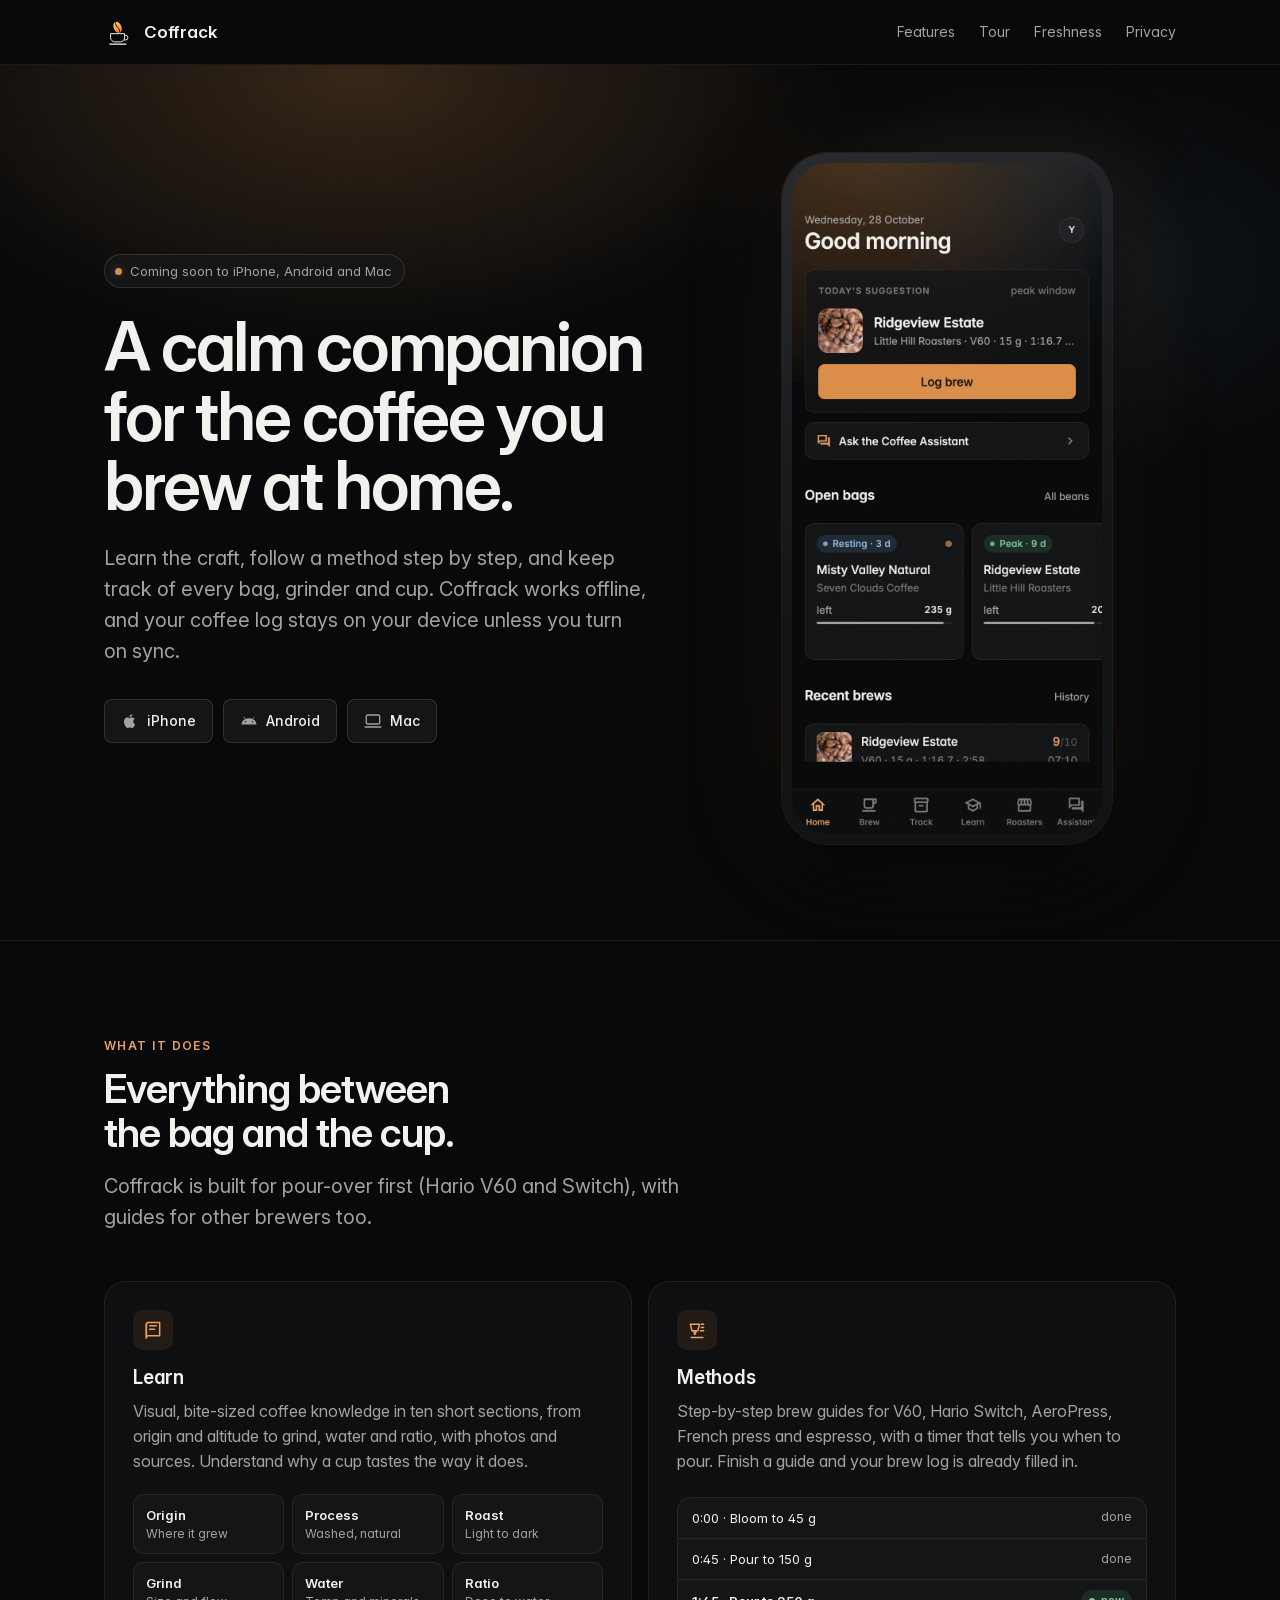
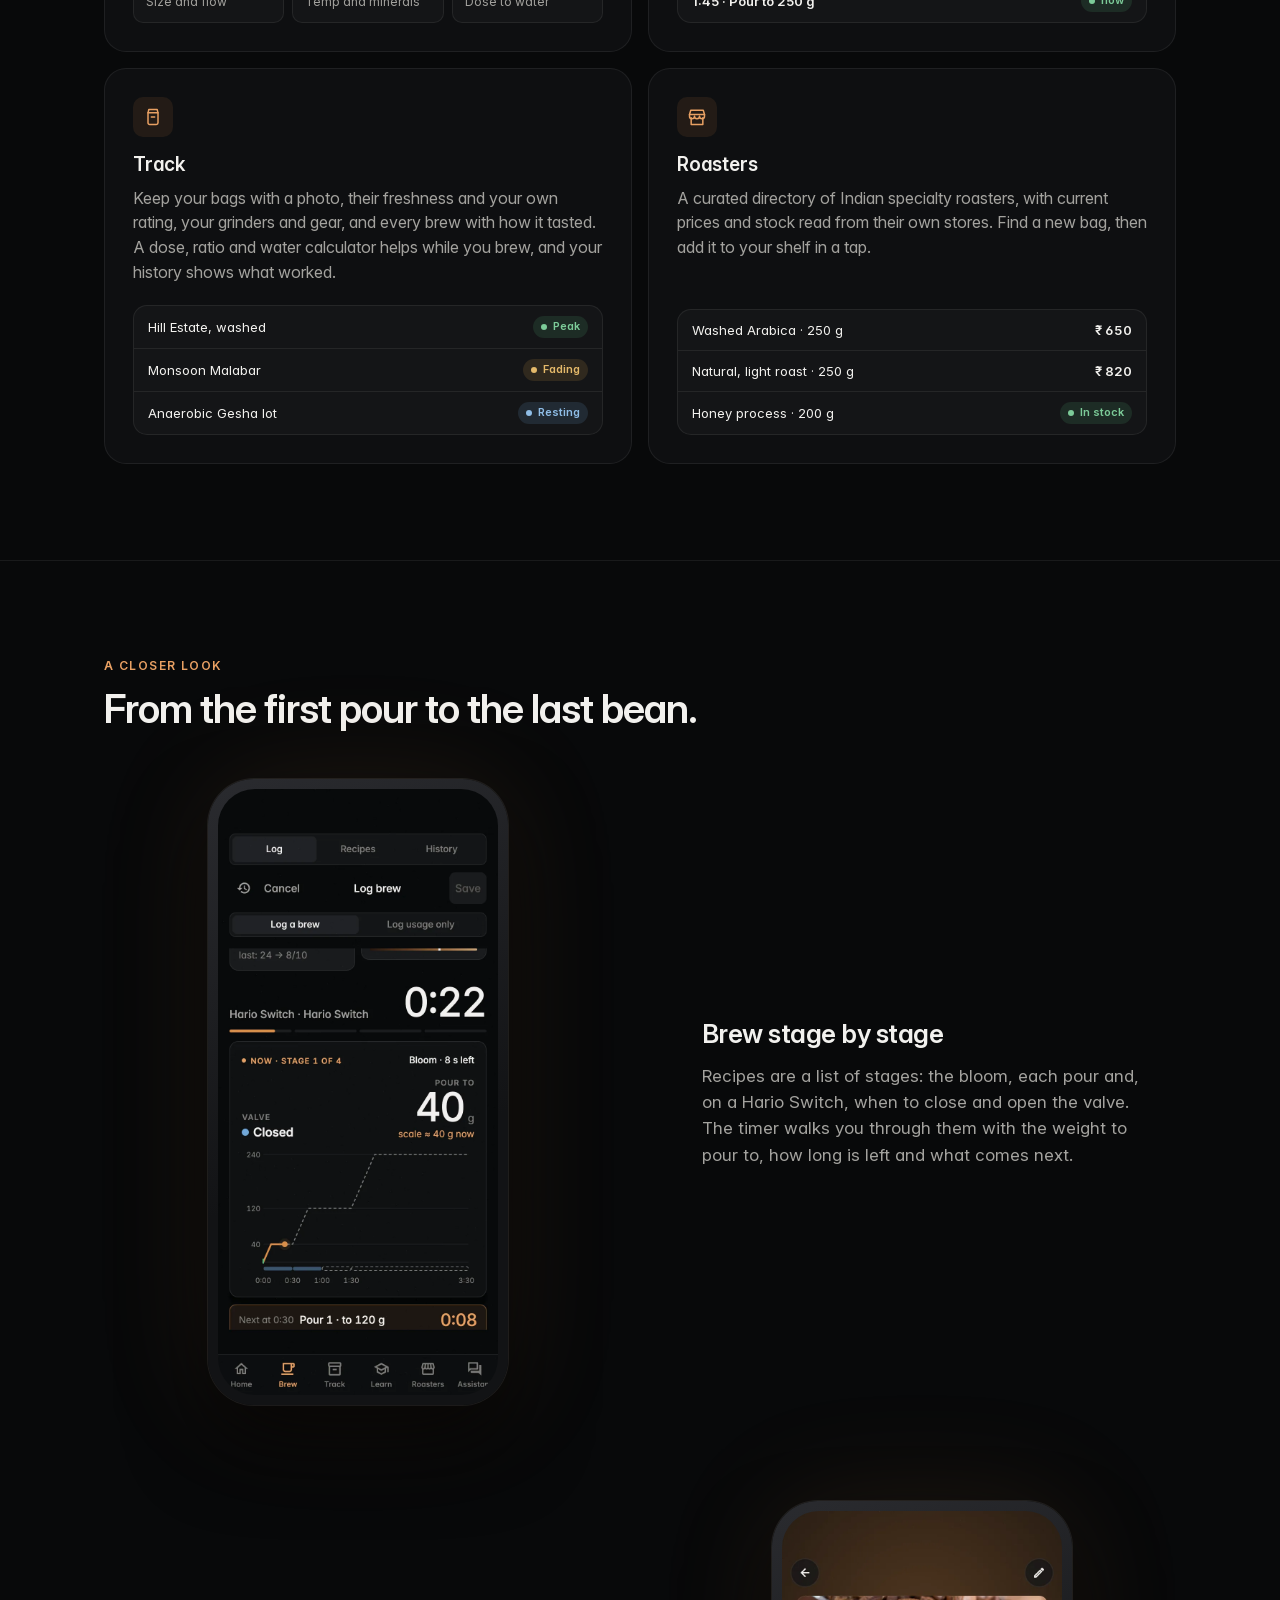
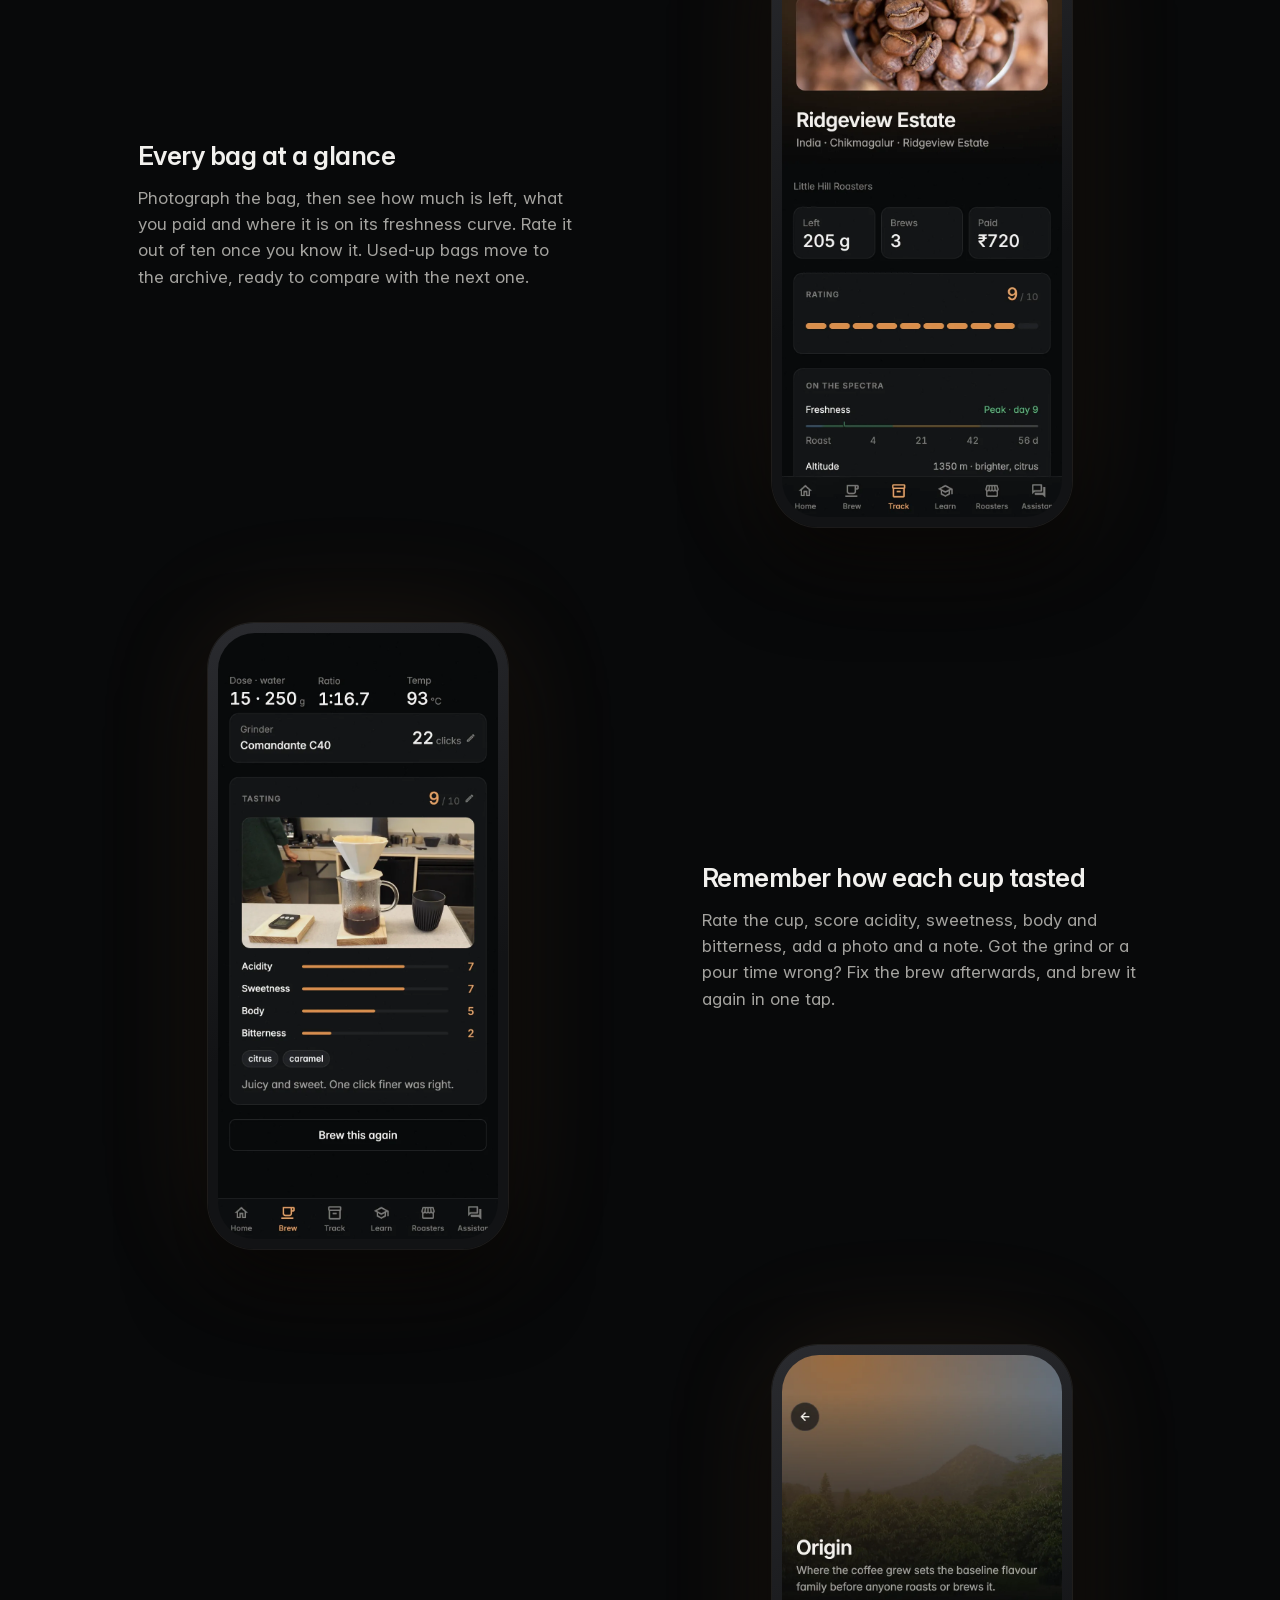
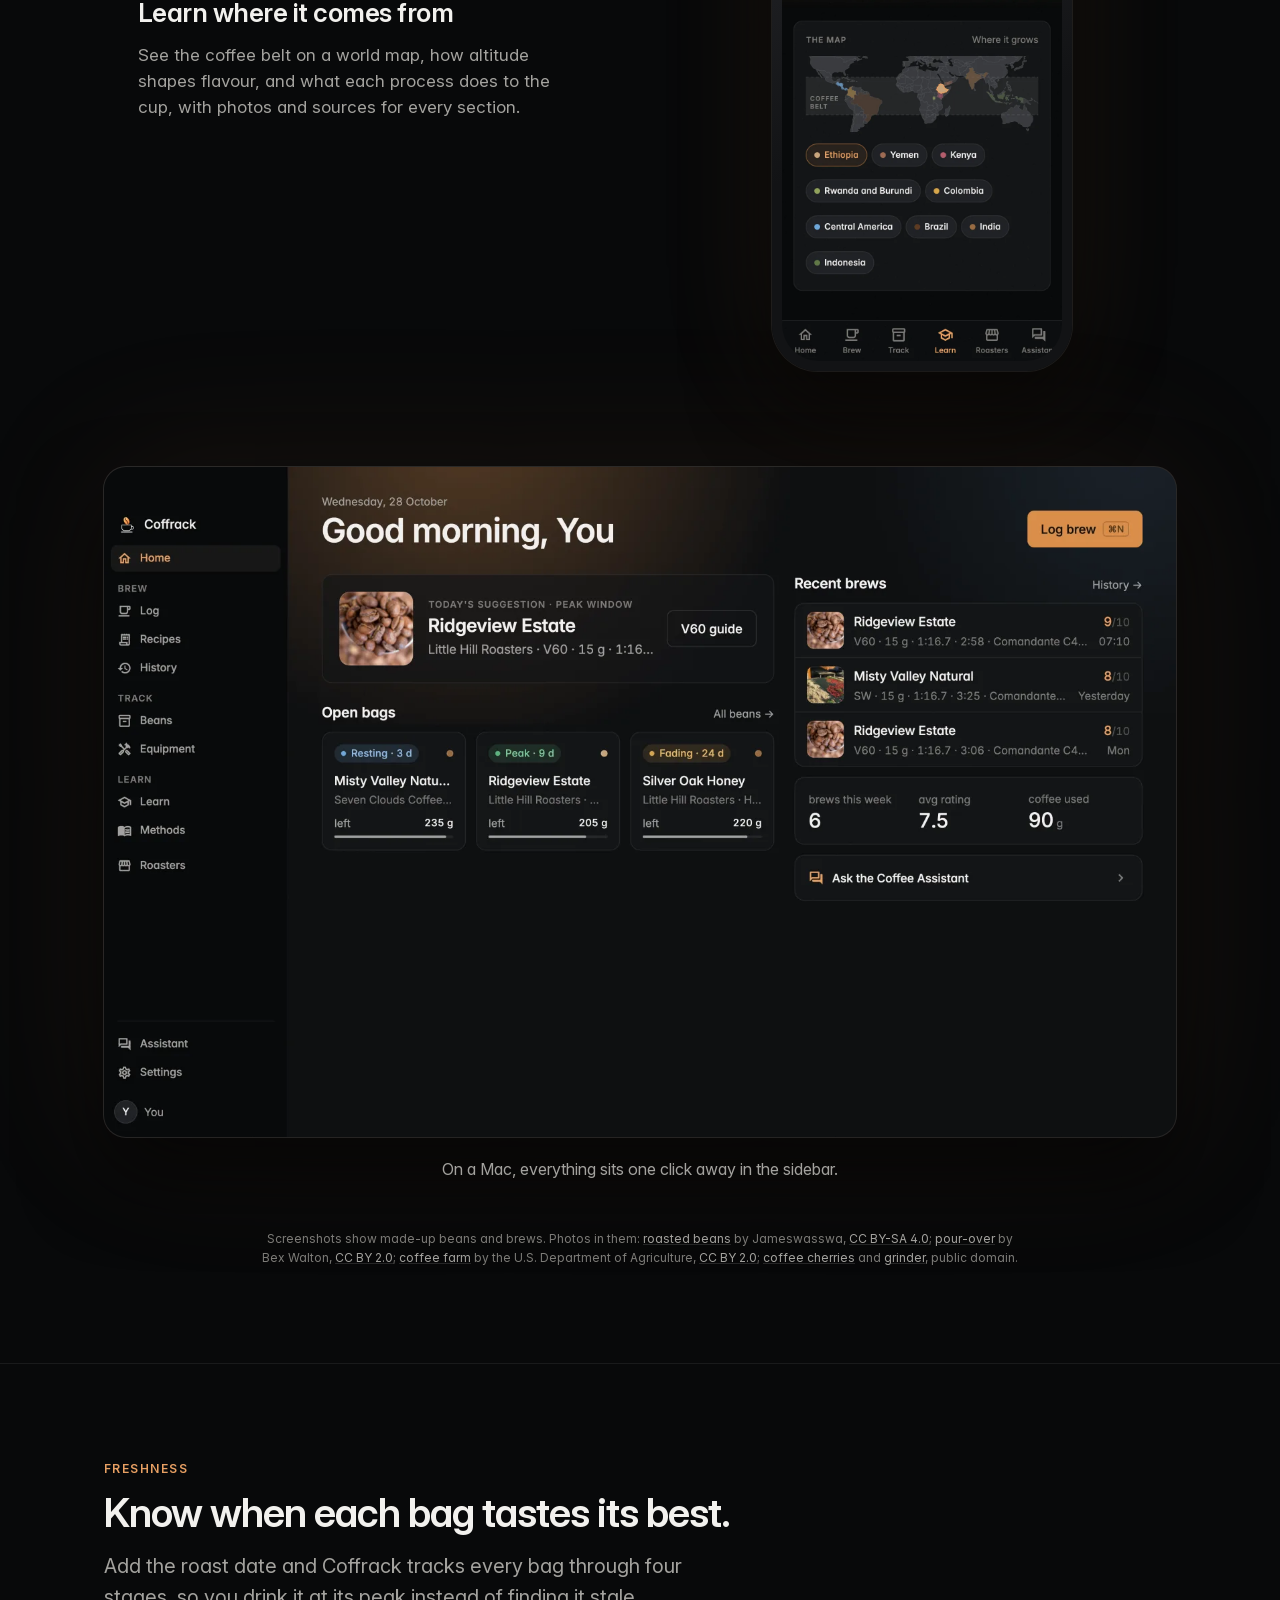
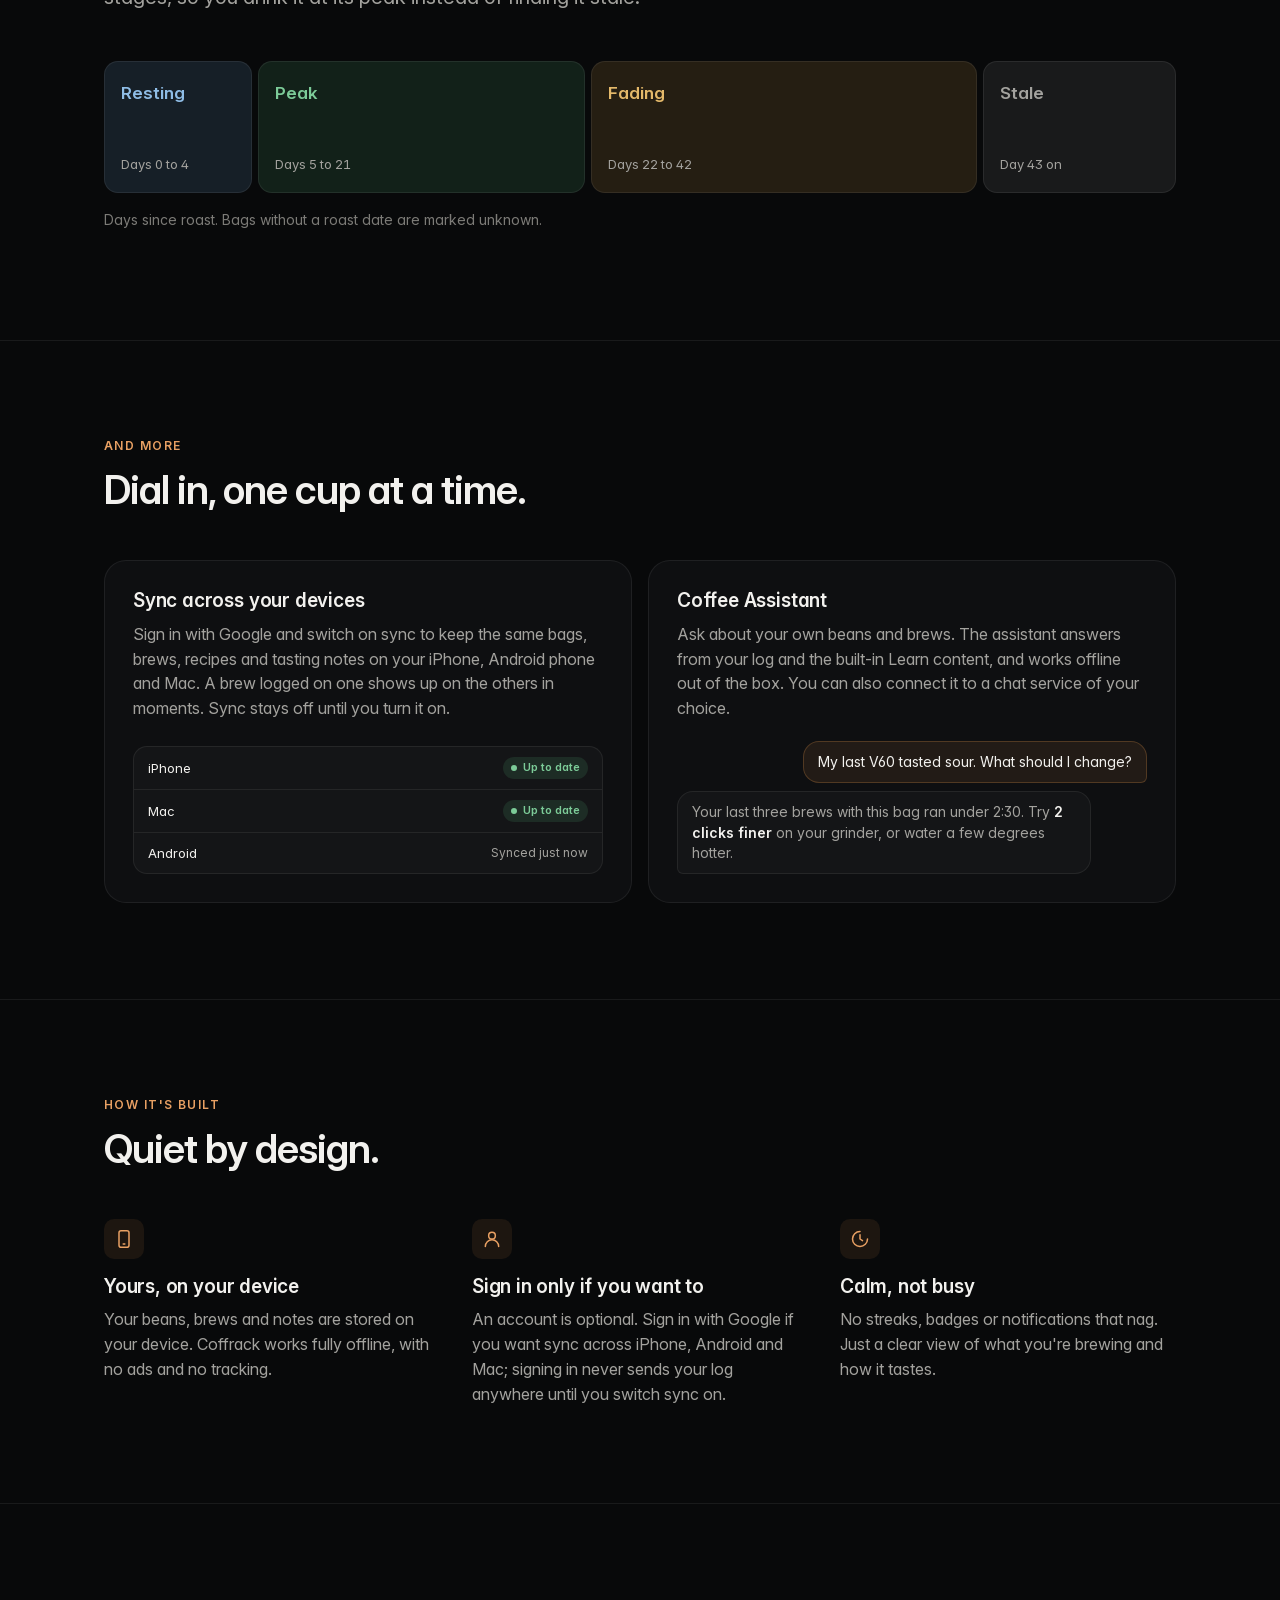
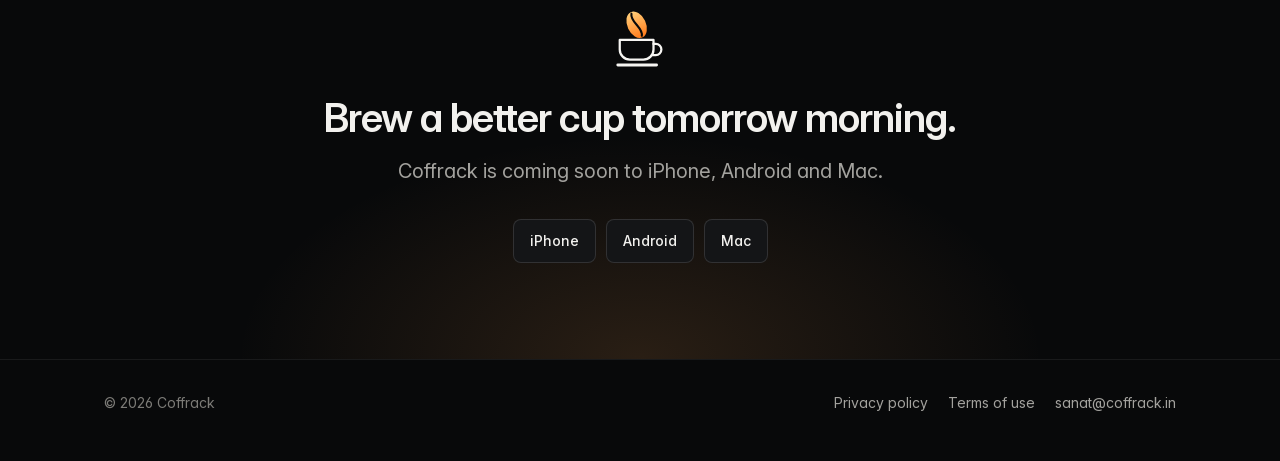
<file: index.html>
<!doctype html>
<html lang="en">
<head>
  <meta charset="utf-8">
  <meta name="viewport" content="width=device-width, initial-scale=1">
  <title>Coffrack · A calm companion for coffee at home</title>
  <meta name="description" content="Coffrack helps you brew better coffee at home. Learn the craft, follow step-by-step methods, track every bag, grinder and cup, and find Indian specialty roasters.">
  <meta name="theme-color" content="#08090A">
  <meta property="og:title" content="Coffrack">
  <meta property="og:description" content="A calm, design-led coffee companion for people who brew at home.">
  <meta property="og:type" content="website">
  <meta property="og:url" content="https://coffrack.in/">
  <meta property="og:image" content="https://coffrack.in/assets/logo/coffrack-logo-dark-solid-512.png">
  <link rel="icon" href="assets/logo/coffrack-logo-dark.svg" type="image/svg+xml">
  <link rel="apple-touch-icon" href="assets/logo/coffrack-logo-dark-solid-256.png">
  <link rel="preload" href="assets/fonts/InterVariable.ttf" as="font" type="font/ttf" crossorigin>
  <link rel="canonical" href="https://coffrack.in/">
  <link rel="stylesheet" href="styles.css?v=2">
</head>
<body>
  <a class="skip" href="#main">Skip to content</a>

  <header class="site-header">
    <div class="wrap">
      <a class="brand" href="index.html" aria-label="Coffrack home">
        <img src="assets/logo/coffrack-logo-dark.svg" alt="" width="30" height="30">
        Coffrack
      </a>
      <nav class="nav" aria-label="Main">
        <a href="#features">Features</a>
        <a class="hide-sm" href="#tour">Tour</a>
        <a class="hide-sm" href="#freshness">Freshness</a>
        <a href="privacy/index.html">Privacy</a>
      </nav>
    </div>
  </header>

  <main id="main">
    <!-- Hero -->
    <div class="hero">
      <div class="wrap">
        <div>
          <div class="pill"><span class="dot"></span>Coming soon to iPhone, Android and Mac</div>
          <h1>A calm companion for the coffee you brew at home.</h1>
          <p class="lede">
            Learn the craft, follow a method step by step, and keep track of
            every bag, grinder and cup. Coffrack works offline, and your
            coffee log stays on your device unless you turn on sync.
          </p>
          <div class="platforms" aria-label="Platforms">
            <span class="platform">
              <svg viewBox="0 0 24 24" fill="currentColor" aria-hidden="true"><path d="M16.4 12.6c0-2.3 1.9-3.4 2-3.5-1.1-1.6-2.8-1.8-3.4-1.8-1.4-.1-2.8.9-3.5.9-.7 0-1.8-.8-3-.8-1.5 0-3 .9-3.8 2.3-1.6 2.8-.4 7 1.2 9.3.8 1.1 1.7 2.4 2.9 2.3 1.2 0 1.6-.7 3-.7s1.8.7 3 .7c1.3 0 2.1-1.1 2.8-2.3.9-1.3 1.3-2.6 1.3-2.6s-2.5-1-2.5-3.8zM14.1 5.8c.6-.8 1.1-1.8 1-2.8-.9 0-2 .6-2.7 1.4-.6.7-1.1 1.7-1 2.7 1 .1 2-.5 2.7-1.3z"/></svg>
              iPhone
            </span>
            <span class="platform">
              <svg viewBox="0 0 24 24" fill="currentColor" aria-hidden="true"><path d="M17.5 9.6l1.6-2.8a.4.4 0 0 0-.7-.4l-1.6 2.8A9.7 9.7 0 0 0 12 8.3c-1.7 0-3.3.3-4.8.9L5.6 6.4a.4.4 0 0 0-.7.4l1.6 2.8A8.6 8.6 0 0 0 2 16.5h20a8.6 8.6 0 0 0-4.5-6.9zM7.3 14a1 1 0 1 1 0-2 1 1 0 0 1 0 2zm9.4 0a1 1 0 1 1 0-2 1 1 0 0 1 0 2z"/></svg>
              Android
            </span>
            <span class="platform">
              <svg viewBox="0 0 24 24" fill="none" stroke="currentColor" stroke-width="1.8" stroke-linecap="round" stroke-linejoin="round" aria-hidden="true"><rect x="3" y="4" width="18" height="12" rx="2"/><path d="M1.5 20h21"/></svg>
              Mac
            </span>
          </div>
        </div>

        <figure class="device hero-device">
          <img src="assets/screens/home.webp" width="780" height="1688" alt="The Coffrack home screen: today's suggested bag, open bags with their freshness, and recent brews.">
        </figure>
      </div>
    </div>

    <!-- The four pillars -->
    <section id="features">
      <div class="wrap">
        <div class="section-head">
          <p class="overline">What it does</p>
          <h2>Everything between the bag and the cup.</h2>
          <p class="lede">
            Coffrack is built for pour-over first (Hario V60 and Switch),
            with guides for other brewers too.
          </p>
        </div>

        <div class="pillars">
          <article class="pillar">
            <div>
              <div class="icon"><svg viewBox="0 0 24 24" fill="none" stroke="currentColor" stroke-width="1.8" stroke-linecap="round" stroke-linejoin="round" aria-hidden="true"><path d="M4 5.5A2.5 2.5 0 0 1 6.5 3H20v16H6.5A2.5 2.5 0 0 0 4 21.5z"/><path d="M4 5.5v16M8 7h8M8 11h6"/></svg></div>
              <h3 style="margin-top:16px">Learn</h3>
              <p>Visual, bite-sized coffee knowledge in ten short sections, from origin and altitude to grind, water and ratio, with photos and sources. Understand why a cup tastes the way it does.</p>
            </div>
            <div class="demo tiles" aria-hidden="true">
              <div class="tile"><b>Origin</b>Where it grew</div>
              <div class="tile"><b>Process</b>Washed, natural</div>
              <div class="tile"><b>Roast</b>Light to dark</div>
              <div class="tile"><b>Grind</b>Size and flow</div>
              <div class="tile"><b>Water</b>Temp and minerals</div>
              <div class="tile"><b>Ratio</b>Dose to water</div>
            </div>
          </article>

          <article class="pillar">
            <div>
              <div class="icon"><svg viewBox="0 0 24 24" fill="none" stroke="currentColor" stroke-width="1.8" stroke-linecap="round" stroke-linejoin="round" aria-hidden="true"><path d="M4 5h11l-2 8H6z"/><path d="M8 13l1 4h1l1-4"/><path d="M17 5h3M17 9h3M16 13h4M5 21h14"/></svg></div>
              <h3 style="margin-top:16px">Methods</h3>
              <p>Step-by-step brew guides for V60, Hario Switch, AeroPress, French press and espresso, with a timer that tells you when to pour. Finish a guide and your brew log is already filled in.</p>
            </div>
            <div class="demo list" aria-hidden="true">
              <div class="row"><span>0:00 · Bloom to 45 g</span><span class="small">done</span></div>
              <div class="row"><span>0:45 · Pour to 150 g</span><span class="small">done</span></div>
              <div class="row"><span class="strong">1:45 · Pour to 250 g</span><span class="chip peak">now</span></div>
            </div>
          </article>

          <article class="pillar">
            <div>
              <div class="icon"><svg viewBox="0 0 24 24" fill="none" stroke="currentColor" stroke-width="1.8" stroke-linecap="round" stroke-linejoin="round" aria-hidden="true"><path d="M7 3h10l1 4v12a2 2 0 0 1-2 2H8a2 2 0 0 1-2-2V7z"/><path d="M6 7h12M10 12h4"/></svg></div>
              <h3 style="margin-top:16px">Track</h3>
              <p>Keep your bags with a photo, their freshness and your own rating, your grinders and gear, and every brew with how it tasted. A dose, ratio and water calculator helps while you brew, and your history shows what worked.</p>
            </div>
            <div class="demo list" aria-hidden="true">
              <div class="row"><span>Hill Estate, washed</span><span class="chip peak">Peak</span></div>
              <div class="row"><span>Monsoon Malabar</span><span class="chip fading">Fading</span></div>
              <div class="row"><span>Anaerobic Gesha lot</span><span class="chip resting">Resting</span></div>
            </div>
          </article>

          <article class="pillar">
            <div>
              <div class="icon"><svg viewBox="0 0 24 24" fill="none" stroke="currentColor" stroke-width="1.8" stroke-linecap="round" stroke-linejoin="round" aria-hidden="true"><path d="M3 9l1.5-5h15L21 9"/><path d="M3 9h18v2a3 3 0 0 1-6 0 3 3 0 0 1-6 0 3 3 0 0 1-6 0z"/><path d="M5 13v8h14v-8"/></svg></div>
              <h3 style="margin-top:16px">Roasters</h3>
              <p>A curated directory of Indian specialty roasters, with current prices and stock read from their own stores. Find a new bag, then add it to your shelf in a tap.</p>
            </div>
            <div class="demo list" aria-hidden="true">
              <div class="row"><span>Washed Arabica · 250 g</span><span class="price">₹ 650</span></div>
              <div class="row"><span>Natural, light roast · 250 g</span><span class="price">₹ 820</span></div>
              <div class="row"><span>Honey process · 200 g</span><span class="chip stock">In stock</span></div>
            </div>
          </article>
        </div>
      </div>
    </section>

    <!-- A tour of the app -->
    <section id="tour">
      <div class="wrap">
        <div class="section-head">
          <p class="overline">A closer look</p>
          <h2>From the first pour to the last bean.</h2>
        </div>

        <div class="showcase">
          <div class="showcase-text">
            <h3>Brew stage by stage</h3>
            <p>Recipes are a list of stages: the bloom, each pour and, on a Hario Switch, when to close and open the valve. The timer walks you through them with the weight to pour to, how long is left and what comes next.</p>
          </div>
          <figure class="device">
            <img src="assets/screens/brewing.webp" width="780" height="1688" loading="lazy" alt="A Hario Switch brew in progress: stage 1 of 4, bloom to 40 g with the valve closed, and the next pour at 0:30.">
          </figure>
        </div>

        <div class="showcase">
          <div class="showcase-text">
            <h3>Every bag at a glance</h3>
            <p>Photograph the bag, then see how much is left, what you paid and where it is on its freshness curve. Rate it out of ten once you know it. Used-up bags move to the archive, ready to compare with the next one.</p>
          </div>
          <figure class="device">
            <img src="assets/screens/bag.webp" width="780" height="1688" loading="lazy" alt="A bag's page with its photo, 205 g left, 3 brews, the price paid, a rating of 9 out of 10 and its freshness at day 9.">
          </figure>
        </div>

        <div class="showcase">
          <div class="showcase-text">
            <h3>Remember how each cup tasted</h3>
            <p>Rate the cup, score acidity, sweetness, body and bitterness, add a photo and a note. Got the grind or a pour time wrong? Fix the brew afterwards, and brew it again in one tap.</p>
          </div>
          <figure class="device">
            <img src="assets/screens/brew_tasting.webp" width="780" height="1688" loading="lazy" alt="A logged brew with its grinder setting, a 9 out of 10 tasting, a photo of the cup, flavour scores and the note 'Juicy and sweet'.">
          </figure>
        </div>

        <div class="showcase">
          <div class="showcase-text">
            <h3>Learn where it comes from</h3>
            <p>See the coffee belt on a world map, how altitude shapes flavour, and what each process does to the cup, with photos and sources for every section.</p>
          </div>
          <figure class="device">
            <img src="assets/screens/learn_origin.webp" width="780" height="1688" loading="lazy" alt="The Origin section of Learn, with a world map of the coffee belt and the main growing regions.">
          </figure>
        </div>

        <figure class="window">
          <img src="assets/screens/mac_home.webp" width="1600" height="1000" loading="lazy" alt="Coffrack on a Mac: a sidebar with Brew, Track and Learn, today's suggestion, open bags and recent brews.">
          <figcaption>On a Mac, everything sits one click away in the sidebar.</figcaption>
        </figure>

        <p class="credits">
          Screenshots show made-up beans and brews. Photos in them:
          <a href="https://commons.wikimedia.org/wiki/File:Macro_close_up_look_of_roasted_coffee_beans.jpg">roasted beans</a> by Jameswasswa,
          <a href="https://creativecommons.org/licenses/by-sa/4.0">CC BY-SA 4.0</a>;
          <a href="https://commons.wikimedia.org/wiki/File:Pourover_using_a_cupping_brewer_at_NOLA,_Peckham,_London_(50661427221).jpg">pour-over</a> by Bex Walton,
          <a href="https://creativecommons.org/licenses/by/2.0">CC BY 2.0</a>;
          <a href="https://commons.wikimedia.org/wiki/File:Coffee_farm_-_Flickr_-_USDAgov.jpg">coffee farm</a> by the U.S. Department of Agriculture,
          <a href="https://creativecommons.org/licenses/by/2.0">CC BY 2.0</a>;
          <a href="https://commons.wikimedia.org/wiki/File:Coffee-cherries-green-coffee-tarrazu-costa-rica.jpg">coffee cherries</a> and
          <a href="https://commons.wikimedia.org/wiki/File:Coffee_grinder_with_coffee.jpg">grinder</a>, public domain.
        </p>
      </div>
    </section>

    <!-- Freshness -->
    <section id="freshness">
      <div class="wrap">
        <div class="section-head">
          <p class="overline">Freshness</p>
          <h2>Know when each bag tastes its best.</h2>
          <p class="lede">
            Add the roast date and Coffrack tracks every bag through four
            stages, so you drink it at its peak instead of finding it stale.
          </p>
        </div>
        <div class="stages">
          <div class="stage resting"><span class="name">Resting</span><span class="days">Days 0 to 4</span></div>
          <div class="stage peak"><span class="name">Peak</span><span class="days">Days 5 to 21</span></div>
          <div class="stage fading"><span class="name">Fading</span><span class="days">Days 22 to 42</span></div>
          <div class="stage stale"><span class="name">Stale</span><span class="days">Day 43 on</span></div>
        </div>
        <p class="stage-note">Days since roast. Bags without a roast date are marked unknown.</p>
      </div>
    </section>

    <!-- Recipes and assistant -->
    <section>
      <div class="wrap">
        <div class="section-head">
          <p class="overline">And more</p>
          <h2>Dial in, one cup at a time.</h2>
        </div>
        <div class="split">
          <article class="feature">
            <div>
              <h3>Sync across your devices</h3>
              <p>Sign in with Google and switch on sync to keep the same bags, brews, recipes and tasting notes on your iPhone, Android phone and Mac. A brew logged on one shows up on the others in moments. Sync stays off until you turn it on.</p>
            </div>
            <div class="list" aria-hidden="true">
              <div class="row"><span>iPhone</span><span class="chip peak">Up to date</span></div>
              <div class="row"><span>Mac</span><span class="chip peak">Up to date</span></div>
              <div class="row"><span>Android</span><span class="small">Synced just now</span></div>
            </div>
          </article>

          <article class="feature">
            <div>
              <h3>Coffee Assistant</h3>
              <p>Ask about your own beans and brews. The assistant answers from your log and the built-in Learn content, and works offline out of the box. You can also connect it to a chat service of your choice.</p>
            </div>
            <div class="bubbles" aria-hidden="true">
              <div class="bubble me">My last V60 tasted sour. What should I change?</div>
              <div class="bubble it">Your last three brews with this bag ran under 2:30. Try <b>2 clicks finer</b> on your grinder, or water a few degrees hotter.</div>
            </div>
          </article>
        </div>
      </div>
    </section>

    <!-- Principles -->
    <section>
      <div class="wrap">
        <div class="section-head">
          <p class="overline">How it's built</p>
          <h2>Quiet by design.</h2>
        </div>
        <div class="principles">
          <div>
            <div class="icon"><svg viewBox="0 0 24 24" fill="none" stroke="currentColor" stroke-width="1.8" stroke-linecap="round" stroke-linejoin="round" aria-hidden="true"><rect x="6" y="2" width="12" height="20" rx="2.5"/><path d="M11 18h2"/></svg></div>
            <h3>Yours, on your device</h3>
            <p>Your beans, brews and notes are stored on your device. Coffrack works fully offline, with no ads and no tracking.</p>
          </div>
          <div>
            <div class="icon"><svg viewBox="0 0 24 24" fill="none" stroke="currentColor" stroke-width="1.8" stroke-linecap="round" stroke-linejoin="round" aria-hidden="true"><circle cx="12" cy="8" r="4"/><path d="M4 21a8 8 0 0 1 16 0"/></svg></div>
            <h3>Sign in only if you want to</h3>
            <p>An account is optional. Sign in with Google if you want sync across iPhone, Android and Mac; signing in never sends your log anywhere until you switch sync on.</p>
          </div>
          <div>
            <div class="icon"><svg viewBox="0 0 24 24" fill="none" stroke="currentColor" stroke-width="1.8" stroke-linecap="round" stroke-linejoin="round" aria-hidden="true"><path d="M12 3a9 9 0 1 0 9 9"/><path d="M12 7v5l3 2"/></svg></div>
            <h3>Calm, not busy</h3>
            <p>No streaks, badges or notifications that nag. Just a clear view of what you're brewing and how it tastes.</p>
          </div>
        </div>
      </div>
    </section>

    <!-- CTA -->
    <section class="cta">
      <div class="wrap">
        <img src="assets/logo/coffrack-logo-dark.svg" alt="" width="72" height="72">
        <h2>Brew a better cup tomorrow morning.</h2>
        <p class="lede">Coffrack is coming soon to iPhone, Android and Mac.</p>
        <div class="platforms">
          <span class="platform">iPhone</span>
          <span class="platform">Android</span>
          <span class="platform">Mac</span>
        </div>
      </div>
    </section>
  </main>

  <footer class="site-footer">
    <div class="wrap">
      <span>© 2026 Coffrack</span>
      <nav aria-label="Footer">
        <a href="privacy/index.html">Privacy policy</a>
        <a href="tos/index.html">Terms of use</a>
        <a href="mailto:sanat@coffrack.in">sanat@coffrack.in</a>
      </nav>
    </div>
  </footer>
</body>
</html>
</file>
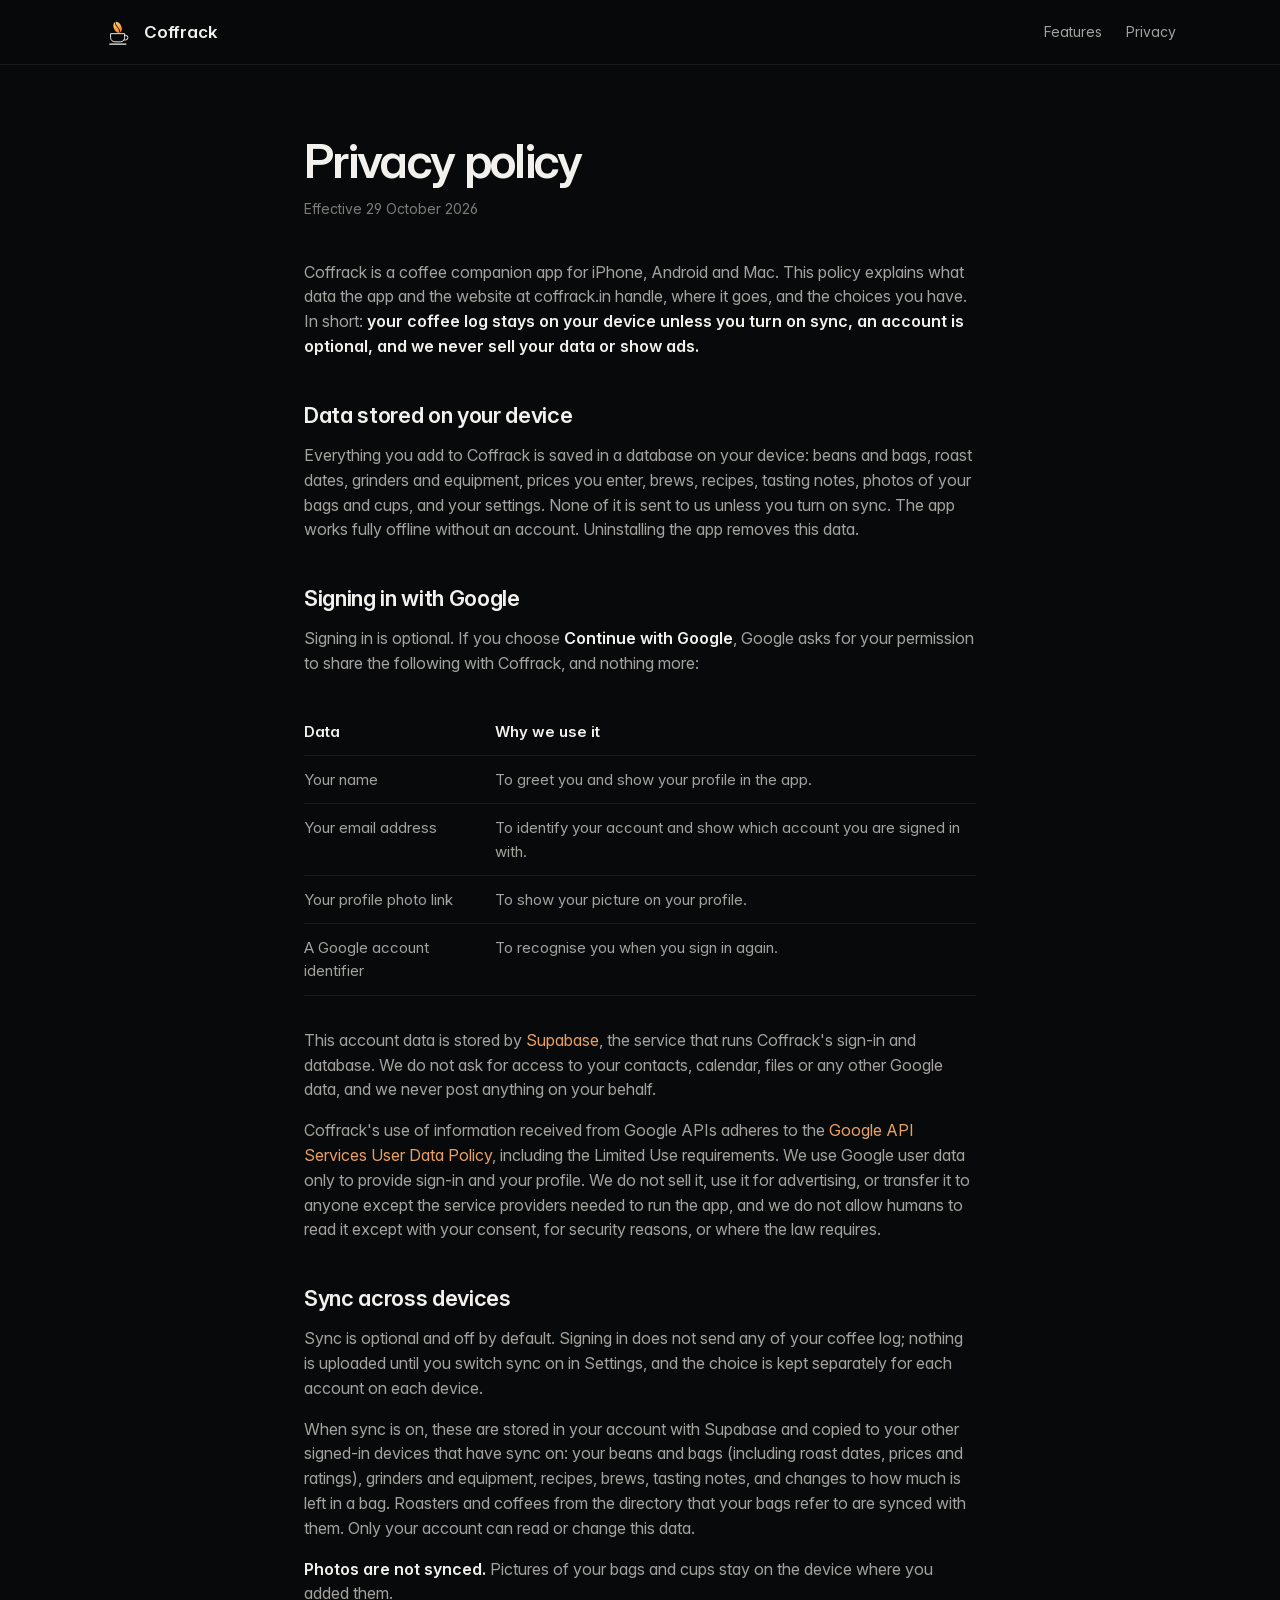
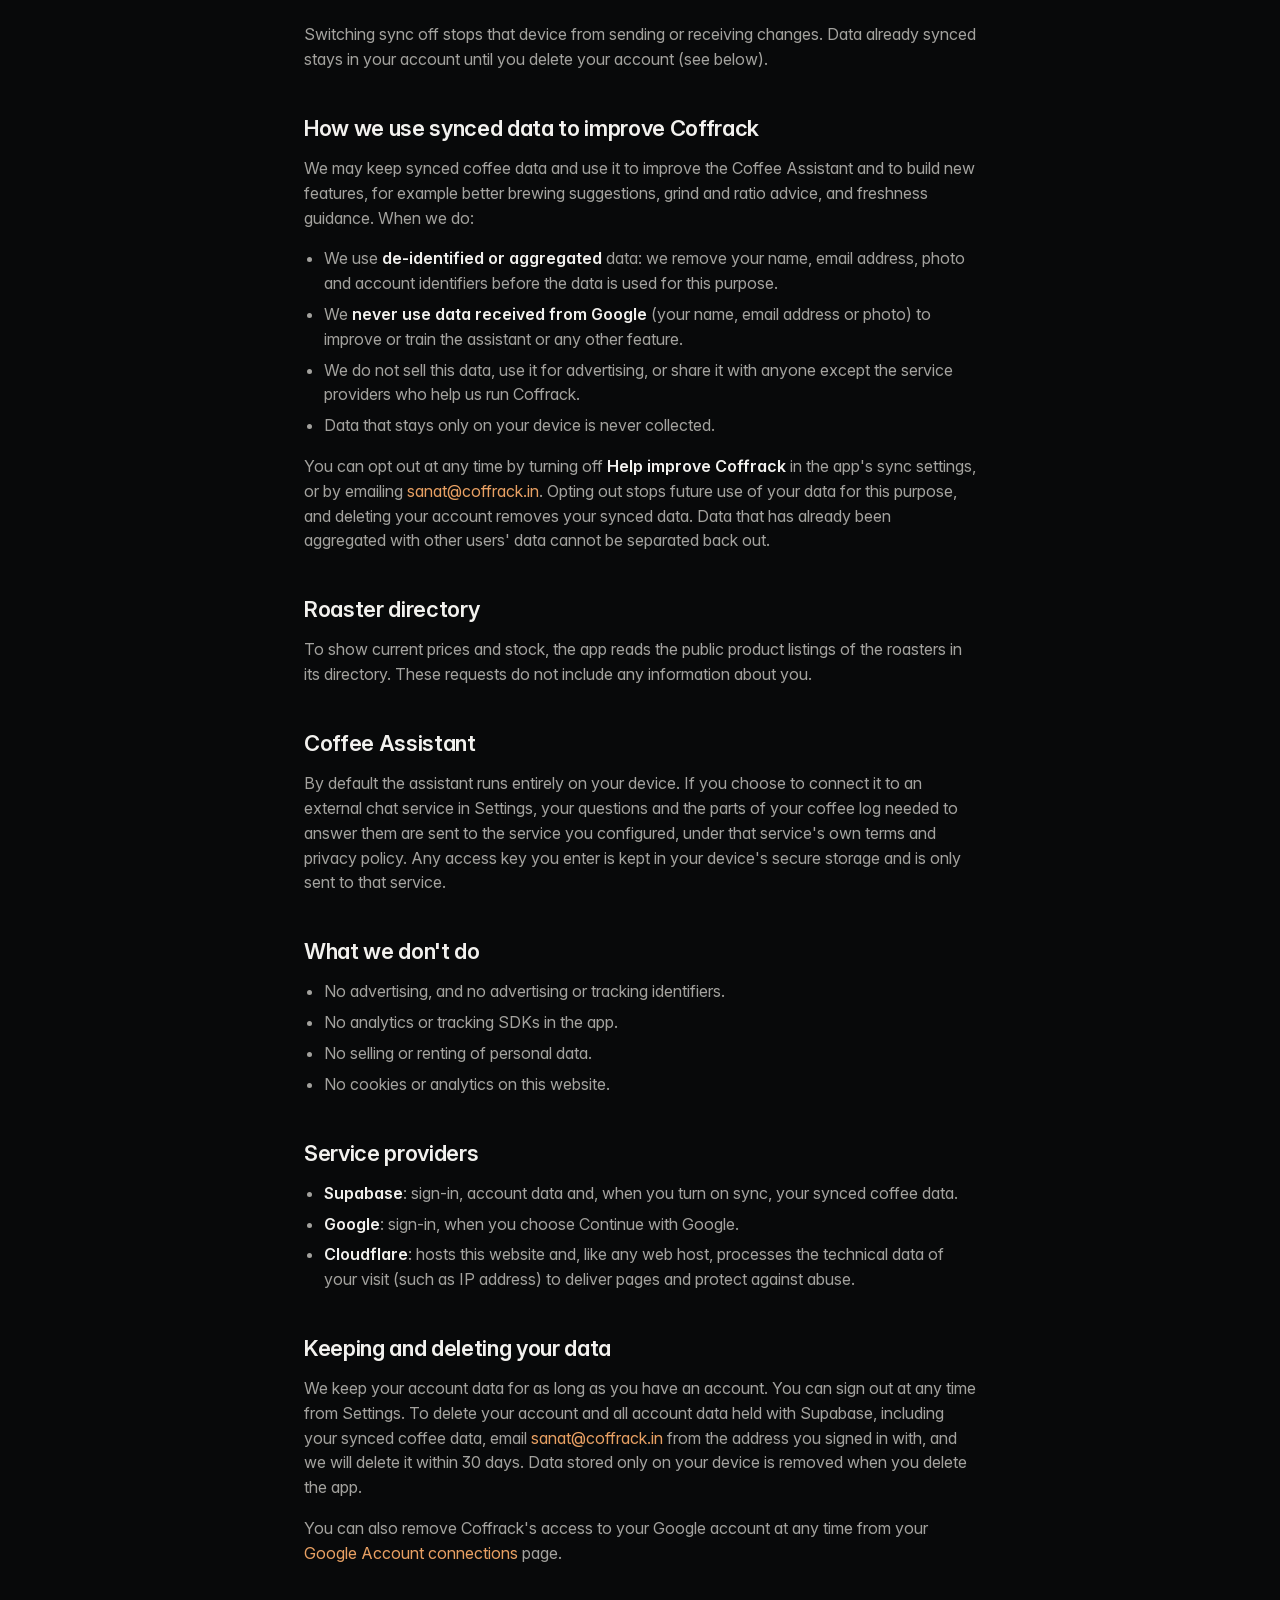
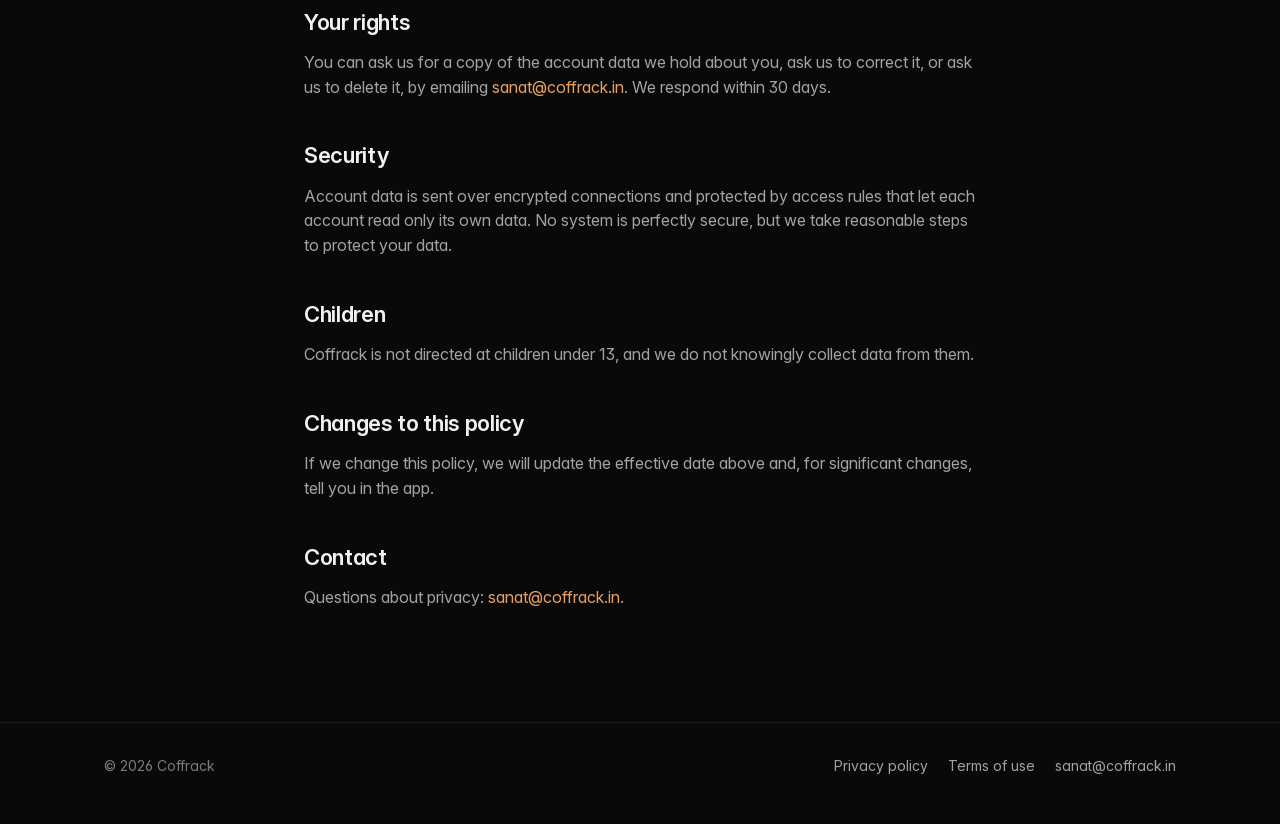
<file: privacy/index.html>
<!doctype html>
<html lang="en">
<head>
  <meta charset="utf-8">
  <meta name="viewport" content="width=device-width, initial-scale=1">
  <title>Privacy policy · Coffrack</title>
  <meta name="description" content="How the Coffrack app and website handle your data.">
  <meta name="theme-color" content="#08090A">
  <link rel="icon" href="../assets/logo/coffrack-logo-dark.svg" type="image/svg+xml">
  <link rel="apple-touch-icon" href="../assets/logo/coffrack-logo-dark-solid-256.png">
  <link rel="canonical" href="https://coffrack.in/privacy">
  <link rel="stylesheet" href="../styles.css?v=2">
</head>
<body>
  <a class="skip" href="#main">Skip to content</a>

  <header class="site-header">
    <div class="wrap">
      <a class="brand" href="../index.html" aria-label="Coffrack home">
        <img src="../assets/logo/coffrack-logo-dark.svg" alt="" width="30" height="30">
        Coffrack
      </a>
      <nav class="nav" aria-label="Main">
        <a href="../index.html#features">Features</a>
        <a href="../privacy/index.html" aria-current="page">Privacy</a>
      </nav>
    </div>
  </header>

  <main id="main" class="wrap doc">
    <h1>Privacy policy</h1>
    <p class="updated">Effective 29 October 2026</p>

    <p>
      Coffrack is a coffee companion app for iPhone, Android and Mac. This
      policy explains what data the app and the website at coffrack.in
      handle, where it goes, and the choices you have. In short:
      <strong>your coffee log stays on your device unless you turn on sync,
      an account is optional, and we never sell your data or show ads.</strong>
    </p>

    <h2>Data stored on your device</h2>
    <p>
      Everything you add to Coffrack is saved in a database on your device:
      beans and bags, roast dates, grinders and equipment, prices you enter,
      brews, recipes, tasting notes, photos of your bags and cups, and your
      settings. None of it is sent to us unless you turn on sync. The app
      works fully offline without an account. Uninstalling the app removes
      this data.
    </p>

    <h2>Signing in with Google</h2>
    <p>
      Signing in is optional. If you choose <strong>Continue with
      Google</strong>, Google asks for your permission to share the following
      with Coffrack, and nothing more:
    </p>
    <div class="table-scroll">
      <table>
        <thead>
          <tr><th>Data</th><th>Why we use it</th></tr>
        </thead>
        <tbody>
          <tr><td>Your name</td><td>To greet you and show your profile in the app.</td></tr>
          <tr><td>Your email address</td><td>To identify your account and show which account you are signed in with.</td></tr>
          <tr><td>Your profile photo link</td><td>To show your picture on your profile.</td></tr>
          <tr><td>A Google account identifier</td><td>To recognise you when you sign in again.</td></tr>
        </tbody>
      </table>
    </div>
    <p>
      This account data is stored by <a href="https://supabase.com/privacy" rel="noopener">Supabase</a>,
      the service that runs Coffrack's sign-in and database. We do not ask for
      access to your contacts, calendar, files or any other Google data, and we
      never post anything on your behalf.
    </p>
    <p>
      Coffrack's use of information received from Google APIs adheres to the
      <a href="https://developers.google.com/terms/api-services-user-data-policy" rel="noopener">Google
      API Services User Data Policy</a>, including the Limited Use
      requirements. We use Google user data only to provide sign-in and your
      profile. We do not sell it, use it for advertising, or transfer it to
      anyone except the service providers needed to run the app, and we do not
      allow humans to read it except with your consent, for security reasons,
      or where the law requires.
    </p>

    <h2>Sync across devices</h2>
    <p>
      Sync is optional and off by default. Signing in does not send any of
      your coffee log; nothing is uploaded until you switch sync on in
      Settings, and the choice is kept separately for each account on each
      device.
    </p>
    <p>
      When sync is on, these are stored in your account with Supabase and
      copied to your other signed-in devices that have sync on: your beans
      and bags (including roast dates, prices and ratings), grinders and
      equipment, recipes, brews, tasting notes, and changes to how much is
      left in a bag. Roasters and coffees from the directory that your bags
      refer to are synced with them. Only your account can read or change
      this data.
    </p>
    <p>
      <strong>Photos are not synced.</strong> Pictures of your bags and cups
      stay on the device where you added them.
    </p>
    <p>
      Switching sync off stops that device from sending or receiving changes.
      Data already synced stays in your account until you delete your
      account (see below).
    </p>

    <h2>How we use synced data to improve Coffrack</h2>
    <p>
      We may keep synced coffee data and use it to improve the Coffee
      Assistant and to build new features, for example better brewing
      suggestions, grind and ratio advice, and freshness guidance. When we do:
    </p>
    <ul>
      <li>We use <strong>de-identified or aggregated</strong> data: we remove
        your name, email address, photo and account identifiers before the
        data is used for this purpose.</li>
      <li>We <strong>never use data received from Google</strong> (your name,
        email address or photo) to improve or train the assistant or any
        other feature.</li>
      <li>We do not sell this data, use it for advertising, or share it with
        anyone except the service providers who help us run Coffrack.</li>
      <li>Data that stays only on your device is never collected.</li>
    </ul>
    <p>
      You can opt out at any time by turning off <strong>Help improve
      Coffrack</strong> in the app's sync settings, or by emailing
      <a href="mailto:sanat@coffrack.in">sanat@coffrack.in</a>. Opting out stops future use
      of your data for this purpose, and deleting your account removes your
      synced data. Data that has already been aggregated with other users'
      data cannot be separated back out.
    </p>

    <h2>Roaster directory</h2>
    <p>
      To show current prices and stock, the app reads the public product
      listings of the roasters in its directory. These requests do not
      include any information about you.
    </p>

    <h2>Coffee Assistant</h2>
    <p>
      By default the assistant runs entirely on your device. If you choose to
      connect it to an external chat service in Settings, your questions and
      the parts of your coffee log needed to answer them are sent to the
      service you configured, under that service's own terms and privacy
      policy. Any access key you enter is kept in your device's secure storage
      and is only sent to that service.
    </p>

    <h2>What we don't do</h2>
    <ul>
      <li>No advertising, and no advertising or tracking identifiers.</li>
      <li>No analytics or tracking SDKs in the app.</li>
      <li>No selling or renting of personal data.</li>
      <li>No cookies or analytics on this website.</li>
    </ul>

    <h2>Service providers</h2>
    <ul>
      <li><strong>Supabase</strong>: sign-in, account data and, when you turn on sync, your synced coffee data.</li>
      <li><strong>Google</strong>: sign-in, when you choose Continue with Google.</li>
      <li><strong>Cloudflare</strong>: hosts this website and, like any web host, processes the technical data of your visit (such as IP address) to deliver pages and protect against abuse.</li>
    </ul>

    <h2>Keeping and deleting your data</h2>
    <p>
      We keep your account data for as long as you have an account. You can
      sign out at any time from Settings. To delete your account and all
      account data held with Supabase, including your synced coffee data, email
      <a href="mailto:sanat@coffrack.in">sanat@coffrack.in</a> from the address
      you signed in with, and we will delete it within 30 days. Data stored
      only on your device is removed when you delete the app.
    </p>
    <p>
      You can also remove Coffrack's access to your Google account at any time
      from your <a href="https://myaccount.google.com/connections" rel="noopener">Google Account
      connections</a> page.
    </p>

    <h2>Your rights</h2>
    <p>
      You can ask us for a copy of the account data we hold about you, ask us
      to correct it, or ask us to delete it, by emailing
      <a href="mailto:sanat@coffrack.in">sanat@coffrack.in</a>. We respond
      within 30 days.
    </p>

    <h2>Security</h2>
    <p>
      Account data is sent over encrypted connections and protected by access
      rules that let each account read only its own data. No system is
      perfectly secure, but we take reasonable steps to protect your data.
    </p>

    <h2>Children</h2>
    <p>
      Coffrack is not directed at children under 13, and we do not knowingly
      collect data from them.
    </p>

    <h2>Changes to this policy</h2>
    <p>
      If we change this policy, we will update the effective date above and,
      for significant changes, tell you in the app.
    </p>

    <h2>Contact</h2>
    <p>
      Questions about privacy: <a href="mailto:sanat@coffrack.in">sanat@coffrack.in</a>.
    </p>
  </main>

  <footer class="site-footer">
    <div class="wrap">
      <span>© 2026 Coffrack</span>
      <nav aria-label="Footer">
        <a href="../privacy/index.html">Privacy policy</a>
        <a href="../tos/index.html">Terms of use</a>
        <a href="mailto:sanat@coffrack.in">sanat@coffrack.in</a>
      </nav>
    </div>
  </footer>
</body>
</html>
</file>
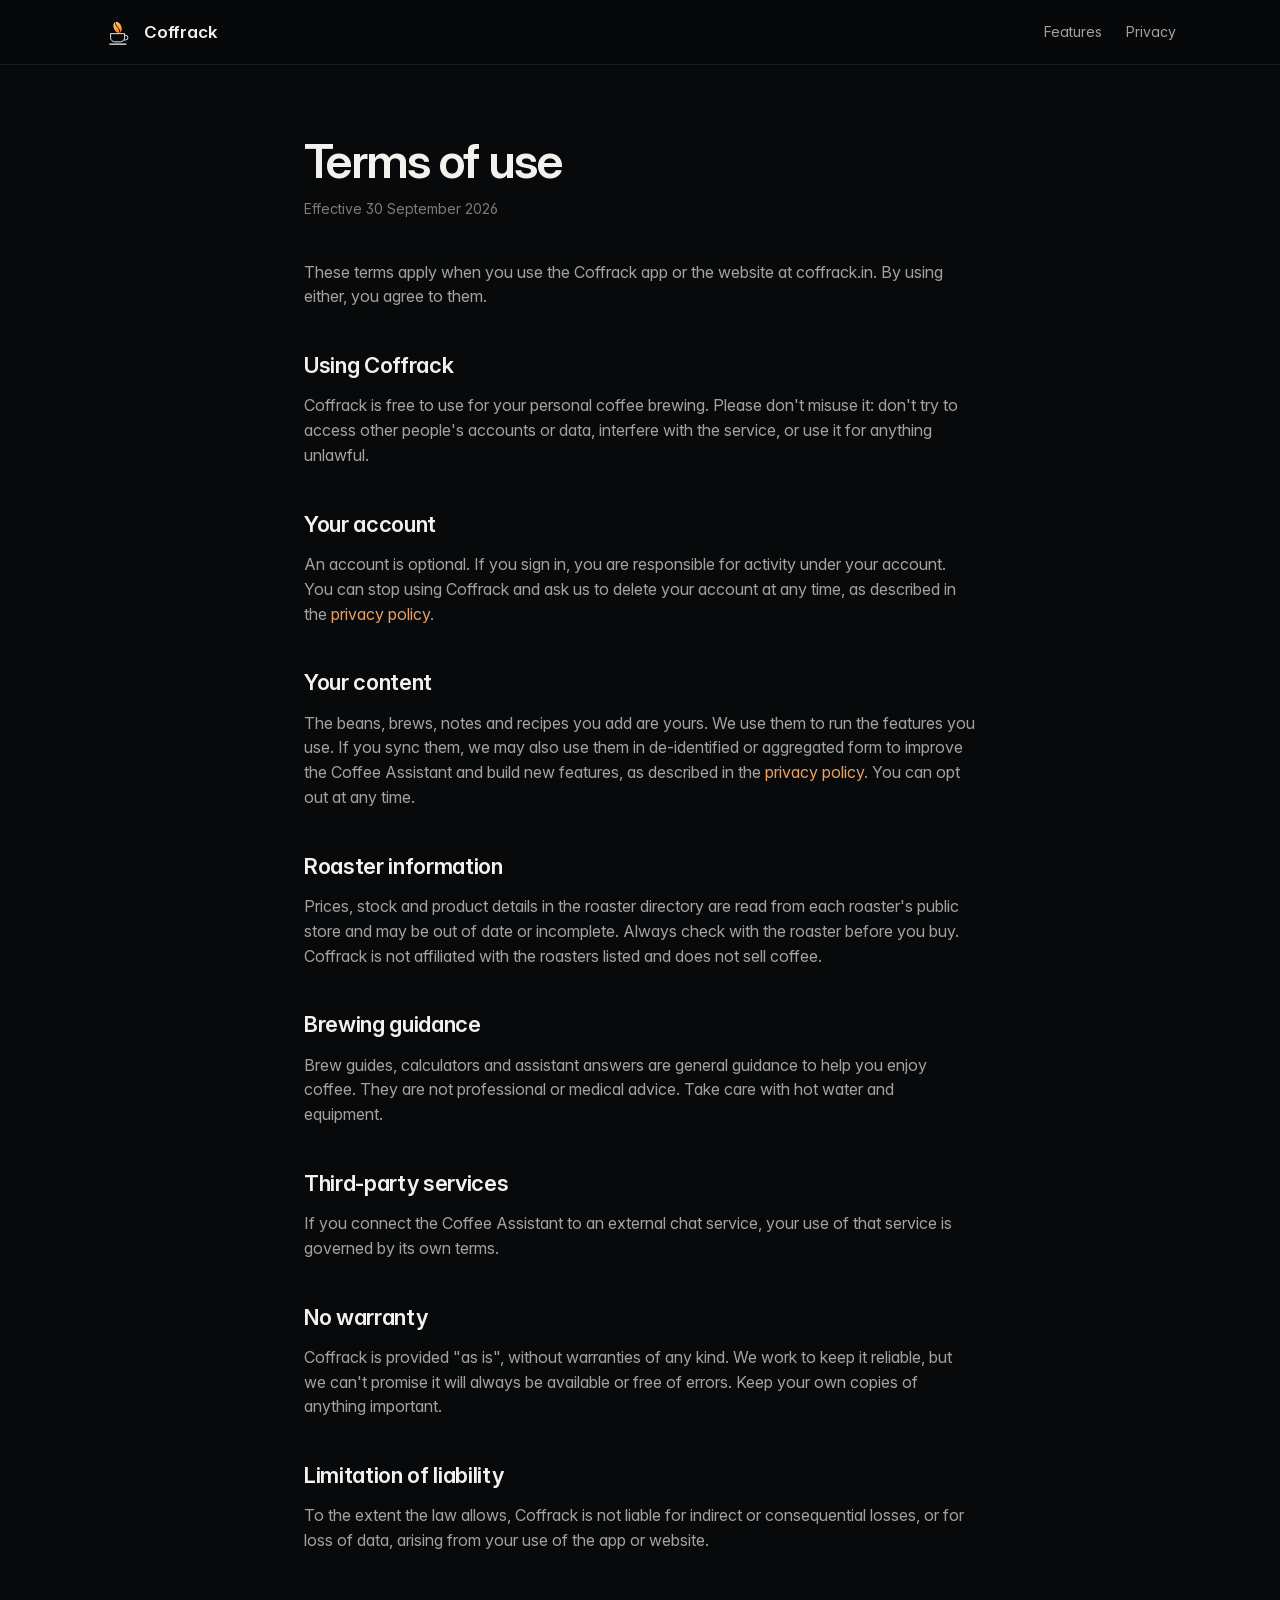
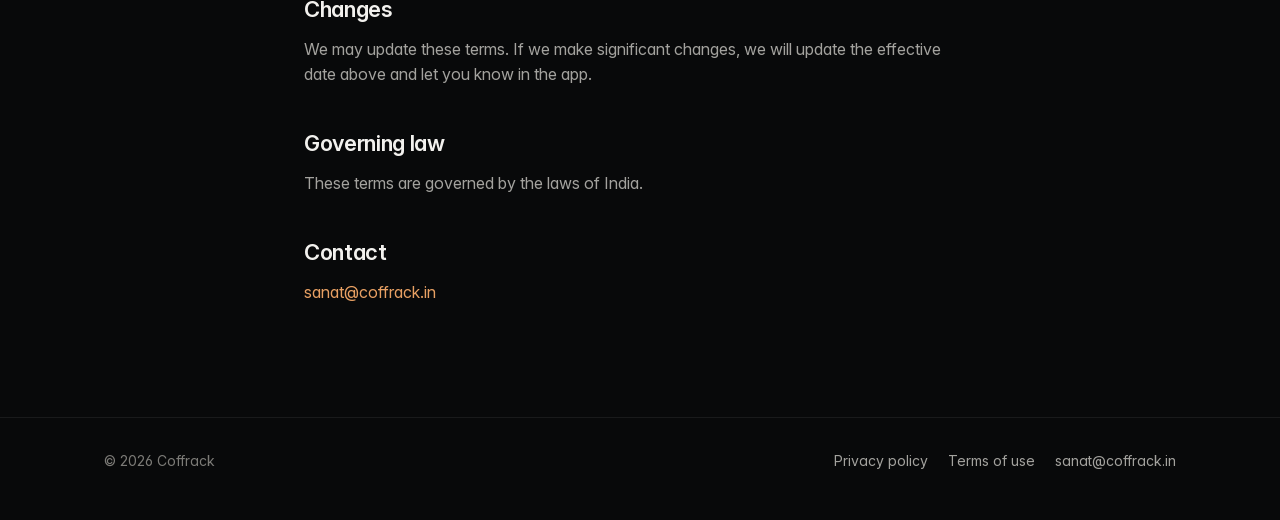
<file: tos/index.html>
<!doctype html>
<html lang="en">
<head>
  <meta charset="utf-8">
  <meta name="viewport" content="width=device-width, initial-scale=1">
  <title>Terms of use · Coffrack</title>
  <meta name="description" content="The terms for using the Coffrack app and website.">
  <meta name="theme-color" content="#08090A">
  <link rel="icon" href="../assets/logo/coffrack-logo-dark.svg" type="image/svg+xml">
  <link rel="apple-touch-icon" href="../assets/logo/coffrack-logo-dark-solid-256.png">
  <link rel="canonical" href="https://coffrack.in/tos">
  <link rel="stylesheet" href="../styles.css?v=2">
</head>
<body>
  <a class="skip" href="#main">Skip to content</a>

  <header class="site-header">
    <div class="wrap">
      <a class="brand" href="../index.html" aria-label="Coffrack home">
        <img src="../assets/logo/coffrack-logo-dark.svg" alt="" width="30" height="30">
        Coffrack
      </a>
      <nav class="nav" aria-label="Main">
        <a href="../index.html#features">Features</a>
        <a href="../privacy/index.html">Privacy</a>
      </nav>
    </div>
  </header>

  <main id="main" class="wrap doc">
    <h1>Terms of use</h1>
    <p class="updated">Effective 30 September 2026</p>

    <p>
      These terms apply when you use the Coffrack app or the website at
      coffrack.in. By using either, you agree to them.
    </p>

    <h2>Using Coffrack</h2>
    <p>
      Coffrack is free to use for your personal coffee brewing. Please don't
      misuse it: don't try to access other people's accounts or data,
      interfere with the service, or use it for anything unlawful.
    </p>

    <h2>Your account</h2>
    <p>
      An account is optional. If you sign in, you are responsible for
      activity under your account. You can stop using Coffrack and ask us to
      delete your account at any time, as described in the
      <a href="../privacy/index.html">privacy policy</a>.
    </p>

    <h2>Your content</h2>
    <p>
      The beans, brews, notes and recipes you add are yours. We use them to
      run the features you use. If you sync them, we may also use them in
      de-identified or aggregated form to improve the Coffee Assistant and
      build new features, as described in the
      <a href="../privacy/index.html">privacy policy</a>. You can opt out at
      any time.
    </p>

    <h2>Roaster information</h2>
    <p>
      Prices, stock and product details in the roaster directory are read from
      each roaster's public store and may be out of date or incomplete. Always
      check with the roaster before you buy. Coffrack is not affiliated with
      the roasters listed and does not sell coffee.
    </p>

    <h2>Brewing guidance</h2>
    <p>
      Brew guides, calculators and assistant answers are general guidance to
      help you enjoy coffee. They are not professional or medical advice. Take
      care with hot water and equipment.
    </p>

    <h2>Third-party services</h2>
    <p>
      If you connect the Coffee Assistant to an external chat service, your
      use of that service is governed by its own terms.
    </p>

    <h2>No warranty</h2>
    <p>
      Coffrack is provided "as is", without warranties of any kind. We work to
      keep it reliable, but we can't promise it will always be available or
      free of errors. Keep your own copies of anything important.
    </p>

    <h2>Limitation of liability</h2>
    <p>
      To the extent the law allows, Coffrack is not liable for indirect or
      consequential losses, or for loss of data, arising from your use of the
      app or website.
    </p>

    <h2>Changes</h2>
    <p>
      We may update these terms. If we make significant changes, we will
      update the effective date above and let you know in the app.
    </p>

    <h2>Governing law</h2>
    <p>These terms are governed by the laws of India.</p>

    <h2>Contact</h2>
    <p><a href="mailto:sanat@coffrack.in">sanat@coffrack.in</a></p>
  </main>

  <footer class="site-footer">
    <div class="wrap">
      <span>© 2026 Coffrack</span>
      <nav aria-label="Footer">
        <a href="../privacy/index.html">Privacy policy</a>
        <a href="../tos/index.html">Terms of use</a>
        <a href="mailto:sanat@coffrack.in">sanat@coffrack.in</a>
      </nav>
    </div>
  </footer>
</body>
</html>
</file>
<file: styles.css>
/* Coffrack website. Colours, radii and type mirror the app's design tokens
   (docs/design/tokens.json in the app repository); keep them in sync. */

@font-face {
  font-family: "Inter";
  src: url("assets/fonts/InterVariable.ttf") format("truetype");
  font-weight: 100 900;
  font-display: swap;
}

:root {
  color-scheme: dark;

  --surface-0: #08090a;
  --surface-1: #0e0f11;
  --surface-2: #141517;
  --surface-3: #1a1b1e;
  --surface-4: #212226;
  --border-hairline: rgba(255, 255, 255, 0.07);
  --border-strong: rgba(255, 255, 255, 0.12);

  --text-primary: #f2f1ee;
  --text-secondary: #a3a29e;
  --text-tertiary: #7c7b77;
  --text-on-accent: #14100b;

  --accent: #d98e4a;
  --accent-hover: #e39b57;
  --accent-text: #e8a063;
  --accent-glow: rgba(217, 142, 74, 0.35);
  --accent-wash: rgba(217, 142, 74, 0.1);
  --info: #6fa8dc;
  --info-wash: rgba(111, 168, 220, 0.12);
  --success: #58b77a;

  --fresh-resting: #6fa8dc;
  --fresh-peak: #58b77a;
  --fresh-fading: #d9a54a;
  --fresh-stale: #8a8985;
  --fresh-on-resting: #8fbde6;
  --fresh-on-peak: #7ccb98;
  --fresh-on-fading: #e4b96a;
  --fresh-on-stale: #a3a29e;
  --fresh-wash-resting: rgba(111, 168, 220, 0.14);
  --fresh-wash-peak: rgba(88, 183, 122, 0.14);
  --fresh-wash-fading: rgba(217, 165, 74, 0.14);
  --fresh-wash-stale: rgba(138, 137, 133, 0.14);

  --radius-control: 8px;
  --radius-card: 14px;
  --radius-sheet: 22px;

  --page: 1120px;
  --gutter: 24px;
}

* {
  box-sizing: border-box;
}

html {
  -webkit-text-size-adjust: 100%;
  scroll-behavior: smooth;
}

body {
  margin: 0;
  background: var(--surface-0);
  color: var(--text-primary);
  font-family: "Inter", system-ui, -apple-system, "Segoe UI", sans-serif;
  font-size: 16px;
  line-height: 1.55;
  -webkit-font-smoothing: antialiased;
  font-feature-settings: "cv11", "ss01";
}

a {
  color: var(--accent-text);
  text-decoration: none;
}

a:hover {
  color: var(--accent-hover);
}

a:focus-visible,
button:focus-visible {
  outline: 2px solid var(--accent);
  outline-offset: 3px;
  border-radius: 4px;
}

img,
svg {
  display: block;
}

.wrap {
  width: 100%;
  max-width: var(--page);
  margin: 0 auto;
  padding: 0 var(--gutter);
}

.skip {
  position: absolute;
  left: -9999px;
}

.skip:focus {
  left: 16px;
  top: 16px;
  z-index: 10;
  background: var(--surface-3);
  padding: 8px 12px;
  border-radius: var(--radius-control);
}

/* ─── Header ─────────────────────────────────────────────────────────────── */

.site-header {
  position: sticky;
  top: 0;
  z-index: 5;
  background: rgba(8, 9, 10, 0.72);
  backdrop-filter: blur(24px);
  -webkit-backdrop-filter: blur(24px);
  border-bottom: 1px solid var(--border-hairline);
}

.site-header .wrap {
  display: flex;
  align-items: center;
  justify-content: space-between;
  height: 64px;
}

.brand {
  display: flex;
  align-items: center;
  gap: 10px;
  color: var(--text-primary);
  font-weight: 600;
  font-size: 17px;
  letter-spacing: -0.01em;
}

.brand:hover {
  color: var(--text-primary);
}

.brand img {
  width: 30px;
  height: 30px;
}

.nav {
  display: flex;
  gap: 24px;
  font-size: 14px;
}

.nav a {
  color: var(--text-secondary);
}

.nav a:hover {
  color: var(--text-primary);
}

/* ─── Type ───────────────────────────────────────────────────────────────── */

.overline {
  font-size: 12px;
  font-weight: 600;
  letter-spacing: 0.12em;
  text-transform: uppercase;
  color: var(--accent-text);
  margin: 0 0 12px;
}

h1,
h2,
h3 {
  margin: 0;
  font-weight: 600;
  text-wrap: balance;
}

h1 {
  font-size: clamp(40px, 7vw, 68px);
  line-height: 1.02;
  letter-spacing: -0.035em;
}

h2 {
  font-size: clamp(28px, 4vw, 40px);
  line-height: 1.1;
  letter-spacing: -0.025em;
}

h3 {
  font-size: 19px;
  line-height: 1.3;
  letter-spacing: -0.01em;
}

.lede {
  font-size: clamp(17px, 2vw, 20px);
  color: var(--text-secondary);
  max-width: 34em;
  text-wrap: pretty;
}

.muted {
  color: var(--text-secondary);
}

/* ─── Hero ───────────────────────────────────────────────────────────────── */

.hero {
  position: relative;
  overflow: hidden;
  padding: 88px 0 96px;
}

.hero::before {
  content: "";
  position: absolute;
  inset: -120px 0 auto;
  height: 720px;
  pointer-events: none;
  background:
    radial-gradient(55% 55% at 28% 18%, rgba(217, 142, 74, 0.22), transparent 70%),
    radial-gradient(35% 40% at 85% 45%, rgba(111, 168, 220, 0.09), transparent 70%);
}

.hero .wrap {
  position: relative;
  display: grid;
  grid-template-columns: 1.1fr 0.9fr;
  gap: 56px;
  align-items: center;
}

.hero .lede {
  margin: 22px 0 32px;
}

.pill {
  display: inline-flex;
  align-items: center;
  gap: 8px;
  padding: 6px 12px 6px 10px;
  border-radius: 999px;
  border: 1px solid var(--border-strong);
  background: var(--surface-2);
  font-size: 13px;
  color: var(--text-secondary);
  margin-bottom: 24px;
}

.pill .dot {
  width: 7px;
  height: 7px;
  border-radius: 50%;
  background: var(--accent);
  box-shadow: 0 0 10px var(--accent-glow);
}

.platforms {
  display: flex;
  flex-wrap: wrap;
  gap: 10px;
}

.platform {
  display: inline-flex;
  align-items: center;
  gap: 8px;
  height: 44px;
  padding: 0 16px;
  border-radius: var(--radius-control);
  border: 1px solid var(--border-strong);
  background: var(--surface-2);
  font-size: 14px;
  font-weight: 500;
  color: var(--text-primary);
}

.platform svg {
  width: 18px;
  height: 18px;
  color: var(--text-secondary);
}

/* ─── Screenshots ────────────────────────────────────────────────────────── */

/* A phone frame around a real app screenshot (390 × 844 points). */
.device {
  justify-self: center;
  width: 100%;
  max-width: 300px;
  margin: 0;
  padding: 10px;
  border-radius: 46px;
  background: linear-gradient(160deg, #2a2b2f, #121315 60%);
  box-shadow:
    0 0 0 1px rgba(255, 255, 255, 0.08),
    0 40px 80px rgba(0, 0, 0, 0.6),
    0 0 120px rgba(217, 142, 74, 0.12);
}

.device img {
  display: block;
  width: 100%;
  height: auto;
  aspect-ratio: 390 / 844;
  border-radius: 37px;
  background: var(--surface-0);
}

.hero-device {
  max-width: 330px;
}

/* A Mac window around a desktop screenshot. */
.window {
  margin: 96px 0 0;
}

.window img {
  display: block;
  width: 100%;
  height: auto;
  aspect-ratio: 16 / 10;
  border-radius: var(--radius-sheet);
  background: var(--surface-0);
  box-shadow:
    0 0 0 1px var(--border-strong),
    0 40px 80px rgba(0, 0, 0, 0.6),
    0 0 160px rgba(217, 142, 74, 0.1);
}

.window figcaption {
  margin-top: 20px;
  text-align: center;
  color: var(--text-secondary);
}

.showcase {
  display: grid;
  grid-template-columns: 1fr 1fr;
  gap: 56px;
  align-items: center;
}

.showcase + .showcase {
  margin-top: 96px;
}

.showcase:nth-of-type(even) .showcase-text {
  order: 2;
}

.showcase-text {
  max-width: 440px;
  justify-self: center;
}

.showcase-text h3 {
  font-size: 26px;
  letter-spacing: -0.02em;
}

.showcase-text p {
  margin: 12px 0 0;
  color: var(--text-secondary);
  font-size: 17px;
}

.credits {
  max-width: 760px;
  margin: 48px auto 0;
  text-align: center;
  font-size: 12px;
  color: var(--text-tertiary);
}

.credits a {
  color: var(--text-secondary);
  text-decoration: underline;
  text-decoration-color: var(--border-strong);
}

/* ─── Small parts ────────────────────────────────────────────────────────── */

.row {
  display: flex;
  align-items: center;
  justify-content: space-between;
  gap: 10px;
}

.strong {
  font-weight: 600;
}

.small {
  font-size: 12px;
  color: var(--text-secondary);
}

.chip {
  display: inline-flex;
  align-items: center;
  gap: 6px;
  height: 22px;
  padding: 0 8px;
  border-radius: 999px;
  font-size: 11px;
  font-weight: 600;
  white-space: nowrap;
}

.chip::before {
  content: "";
  width: 6px;
  height: 6px;
  border-radius: 50%;
  background: currentColor;
}

.chip.peak {
  background: var(--fresh-wash-peak);
  color: var(--fresh-on-peak);
}

.chip.resting {
  background: var(--fresh-wash-resting);
  color: var(--fresh-on-resting);
}

.chip.fading {
  background: var(--fresh-wash-fading);
  color: var(--fresh-on-fading);
}

.chip.stale {
  background: var(--fresh-wash-stale);
  color: var(--fresh-on-stale);
}

.chip.stock {
  background: rgba(88, 183, 122, 0.14);
  color: var(--fresh-on-peak);
}


/* ─── Sections ───────────────────────────────────────────────────────────── */

section {
  padding: 96px 0;
  border-top: 1px solid var(--border-hairline);
}

.section-head {
  max-width: 640px;
  margin-bottom: 48px;
}

.section-head .lede {
  margin-top: 16px;
}

.pillars {
  display: grid;
  grid-template-columns: repeat(2, 1fr);
  gap: 16px;
}

.pillar {
  display: flex;
  flex-direction: column;
  gap: 20px;
  background: var(--surface-1);
  border: 1px solid var(--border-hairline);
  border-radius: var(--radius-sheet);
  padding: 28px;
}

.pillar p {
  margin: 8px 0 0;
  color: var(--text-secondary);
}

.pillar .demo {
  margin-top: auto;
  font-size: 13px;
}

.icon {
  width: 40px;
  height: 40px;
  border-radius: 10px;
  display: grid;
  place-items: center;
  background: var(--accent-wash);
  color: var(--accent-text);
}

.icon svg {
  width: 20px;
  height: 20px;
}

.tiles {
  display: grid;
  grid-template-columns: repeat(3, 1fr);
  gap: 8px;
}

.tile {
  background: var(--surface-2);
  border: 1px solid var(--border-hairline);
  border-radius: 10px;
  padding: 10px 12px;
  font-size: 12px;
  color: var(--text-secondary);
}

.tile b {
  display: block;
  color: var(--text-primary);
  font-weight: 600;
  font-size: 13px;
}

.list {
  display: flex;
  flex-direction: column;
  border: 1px solid var(--border-hairline);
  border-radius: var(--radius-card);
  background: var(--surface-2);
}

.list > div {
  padding: 10px 14px;
}

.list > div + div {
  border-top: 1px solid var(--border-hairline);
}

.price {
  font-variant-numeric: tabular-nums;
  font-weight: 600;
}

/* Freshness strip */

.stages {
  display: grid;
  grid-template-columns: minmax(130px, 1fr) 2.2fr 2.6fr minmax(130px, 1.3fr);
  gap: 6px;
}

.stage {
  border-radius: var(--radius-card);
  padding: 18px 16px;
  min-height: 132px;
  display: flex;
  flex-direction: column;
  justify-content: space-between;
  border: 1px solid var(--border-hairline);
}

.stage .days {
  font-size: 13px;
  color: var(--text-secondary);
  font-variant-numeric: tabular-nums;
}

.stage.resting {
  background: var(--fresh-wash-resting);
}

.stage.peak {
  background: var(--fresh-wash-peak);
}

.stage.fading {
  background: var(--fresh-wash-fading);
}

.stage.stale {
  background: var(--fresh-wash-stale);
}

.stage .name {
  font-weight: 600;
  font-size: 17px;
}

.stage.resting .name {
  color: var(--fresh-on-resting);
}

.stage.peak .name {
  color: var(--fresh-on-peak);
}

.stage.fading .name {
  color: var(--fresh-on-fading);
}

.stage.stale .name {
  color: var(--fresh-on-stale);
}

.stage-note {
  margin-top: 16px;
  font-size: 14px;
  color: var(--text-tertiary);
}

/* Split feature rows */

.split {
  display: grid;
  grid-template-columns: 1fr 1fr;
  gap: 16px;
}

.feature {
  background: var(--surface-1);
  border: 1px solid var(--border-hairline);
  border-radius: var(--radius-sheet);
  padding: 28px;
  display: flex;
  flex-direction: column;
  gap: 20px;
}

.feature p {
  margin: 8px 0 0;
  color: var(--text-secondary);
}

.feature .list {
  margin-top: auto;
  font-size: 13px;
}

.bubbles {
  display: flex;
  flex-direction: column;
  gap: 8px;
  font-size: 14px;
  margin-top: auto;
}

.bubble {
  max-width: 88%;
  padding: 10px 14px;
  border-radius: 16px;
  line-height: 1.45;
}

.bubble.me {
  align-self: flex-end;
  background: var(--accent-wash);
  border: 1px solid rgba(217, 142, 74, 0.25);
  border-bottom-right-radius: 6px;
}

.bubble.it {
  background: var(--surface-2);
  border: 1px solid var(--border-hairline);
  border-bottom-left-radius: 6px;
  color: var(--text-secondary);
}

.bubble.it b {
  color: var(--text-primary);
  font-weight: 600;
}

/* Principles */

.principles {
  display: grid;
  grid-template-columns: repeat(3, 1fr);
  gap: 32px;
}

.principles h3 {
  margin: 16px 0 8px;
}

.principles p {
  margin: 0;
  color: var(--text-secondary);
}

/* CTA */

.cta {
  text-align: center;
  position: relative;
  overflow: hidden;
}

.cta::before {
  content: "";
  position: absolute;
  inset: 0;
  background: radial-gradient(45% 70% at 50% 100%, rgba(217, 142, 74, 0.16), transparent 70%);
  pointer-events: none;
}

.cta .wrap {
  position: relative;
}

.cta img {
  width: 72px;
  height: 72px;
  margin: 0 auto 24px;
}

.cta .lede {
  margin: 16px auto 32px;
}

.cta .platforms {
  justify-content: center;
}

/* ─── Footer ─────────────────────────────────────────────────────────────── */

.site-footer {
  border-top: 1px solid var(--border-hairline);
  padding: 32px 0 48px;
  font-size: 14px;
  color: var(--text-tertiary);
}

.site-footer .wrap {
  display: flex;
  flex-wrap: wrap;
  justify-content: space-between;
  gap: 16px;
}

.site-footer nav {
  display: flex;
  flex-wrap: wrap;
  gap: 20px;
}

.site-footer a {
  color: var(--text-secondary);
}

.site-footer a:hover {
  color: var(--text-primary);
}

/* ─── Legal pages ────────────────────────────────────────────────────────── */

.doc {
  max-width: 720px;
  padding-top: 72px;
  padding-bottom: 96px;
}

.doc h1 {
  font-size: clamp(34px, 5vw, 48px);
}

.doc .updated {
  color: var(--text-tertiary);
  font-size: 14px;
  margin: 12px 0 40px;
}

.doc h2 {
  font-size: 22px;
  letter-spacing: -0.015em;
  margin: 44px 0 12px;
}

.doc p,
.doc li {
  color: var(--text-secondary);
}

.doc strong {
  color: var(--text-primary);
  font-weight: 600;
}

.doc ul {
  padding-left: 20px;
}

.doc li + li {
  margin-top: 6px;
}

.doc table {
  width: 100%;
  border-collapse: collapse;
  font-size: 15px;
  margin: 16px 0;
}

.doc th,
.doc td {
  text-align: left;
  vertical-align: top;
  padding: 12px 12px 12px 0;
  border-bottom: 1px solid var(--border-hairline);
}

.doc th {
  color: var(--text-primary);
  font-weight: 600;
}

.doc td {
  color: var(--text-secondary);
}

.table-scroll {
  overflow-x: auto;
}

/* ─── Responsive ─────────────────────────────────────────────────────────── */

@media (max-width: 900px) {
  .hero .wrap {
    grid-template-columns: 1fr;
    gap: 56px;
  }

  .showcase {
    grid-template-columns: 1fr;
    gap: 36px;
  }

  .showcase:nth-of-type(even) .showcase-text {
    order: 0;
  }

  .showcase-text {
    justify-self: start;
  }

  .window {
    margin-top: 72px;
  }

  .pillars,
  .split {
    grid-template-columns: 1fr;
  }

  .principles {
    grid-template-columns: 1fr;
    gap: 36px;
  }
}

@media (max-width: 640px) {
  :root {
    --gutter: 16px;
  }

  .nav a.hide-sm {
    display: none;
  }

  .hero {
    padding: 56px 0 72px;
  }

  section {
    padding: 72px 0;
  }

  .pillar,
  .feature {
    padding: 22px;
  }

  .stages {
    grid-template-columns: 1fr 1fr;
  }

  .tiles {
    grid-template-columns: repeat(2, 1fr);
  }

  .device {
    max-width: 260px;
    padding: 8px;
    border-radius: 40px;
  }

  .device img {
    border-radius: 33px;
  }

  .showcase + .showcase {
    margin-top: 72px;
  }

  .window img {
    border-radius: var(--radius-card);
  }
}

@media (prefers-reduced-motion: reduce) {
  html {
    scroll-behavior: auto;
  }
}
</file>
